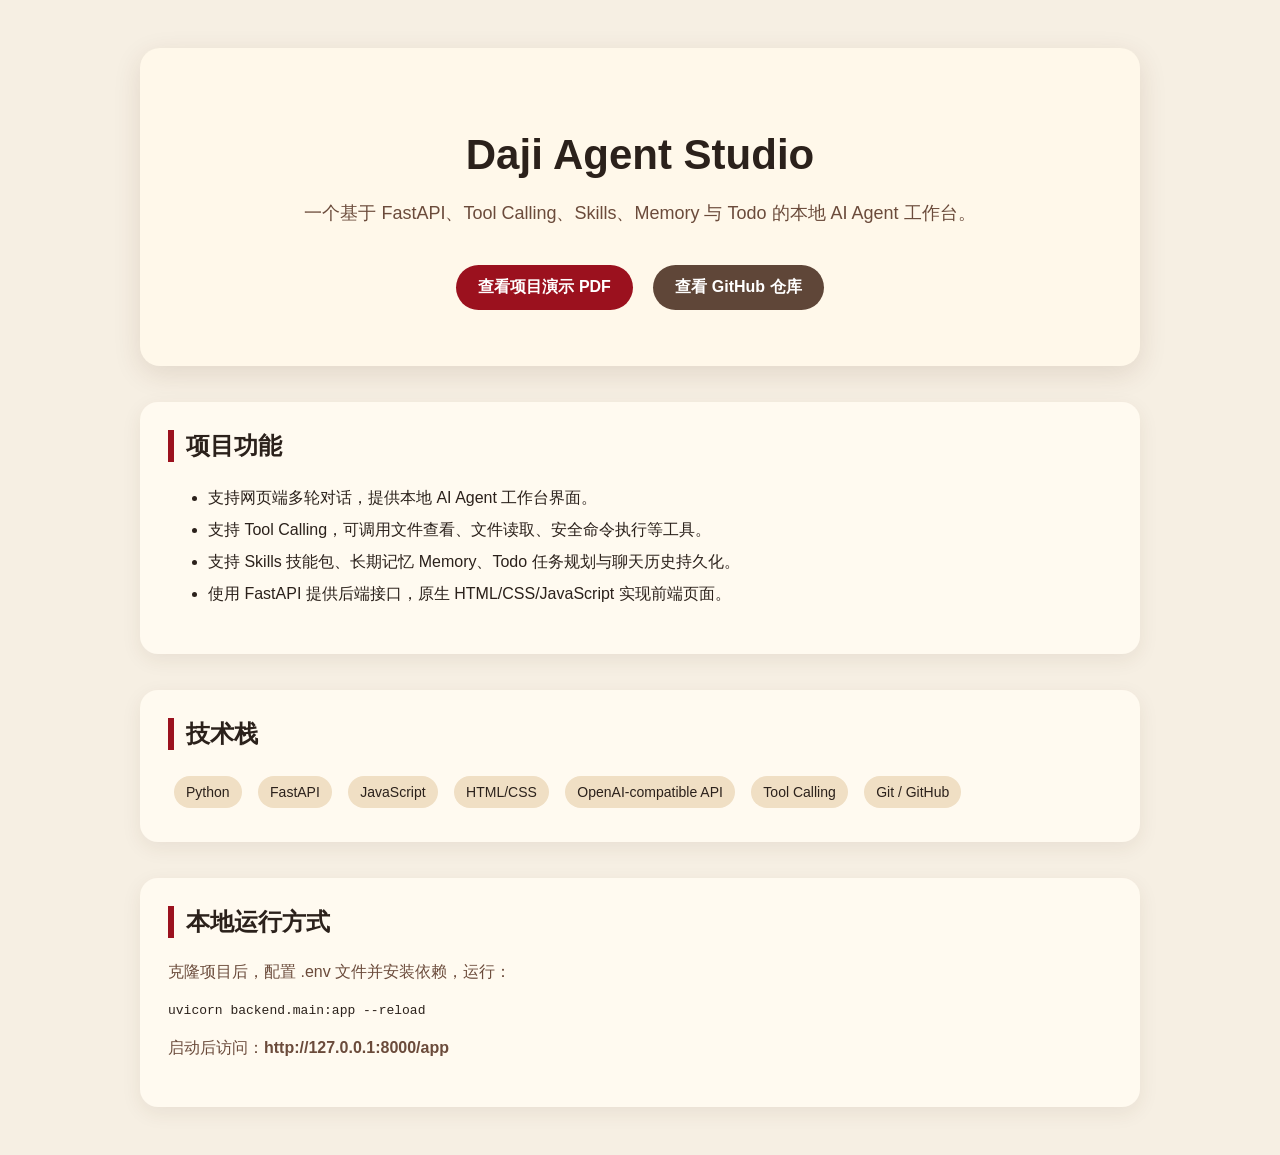
<file: docs/index.html>
<!DOCTYPE html>
<html lang="zh-CN">
<head>
  <meta charset="UTF-8" />
  <meta name="viewport" content="width=device-width, initial-scale=1.0" />
  <title>Daji Agent Studio 项目演示</title>
  <style>
    body {
      margin: 0;
      font-family: "Microsoft YaHei", Arial, sans-serif;
      background: #f6efe3;
      color: #2b211b;
    }
    .container {
      max-width: 1000px;
      margin: 0 auto;
      padding: 48px 24px;
    }
    .hero {
      text-align: center;
      padding: 48px 24px;
      background: #fff8ea;
      border-radius: 20px;
      box-shadow: 0 8px 28px rgba(80, 45, 20, 0.12);
    }
    h1 {
      font-size: 42px;
      margin-bottom: 12px;
    }
    .subtitle {
      font-size: 18px;
      color: #6b4b3b;
      line-height: 1.8;
    }
    .buttons {
      margin-top: 28px;
    }
    .btn {
      display: inline-block;
      margin: 8px;
      padding: 12px 22px;
      border-radius: 999px;
      text-decoration: none;
      font-weight: bold;
      color: white;
      background: #9b111e;
    }
    .btn.secondary {
      background: #5f4638;
    }
    .section {
      margin-top: 36px;
      padding: 28px;
      background: #fffaf0;
      border-radius: 18px;
      box-shadow: 0 6px 20px rgba(80, 45, 20, 0.08);
    }
    h2 {
      margin-top: 0;
      border-left: 6px solid #9b111e;
      padding-left: 12px;
    }
    ul {
      line-height: 2;
    }
    .tag {
      display: inline-block;
      margin: 6px;
      padding: 8px 12px;
      background: #f0dfc4;
      border-radius: 999px;
      font-size: 14px;
    }
    .note {
      color: #6b4b3b;
      line-height: 1.8;
    }
  </style>
</head>
<body>
  <div class="container">
    <section class="hero">
      <h1>Daji Agent Studio</h1>
      <p class="subtitle">
        一个基于 FastAPI、Tool Calling、Skills、Memory 与 Todo 的本地 AI Agent 工作台。
      </p>
      <div class="buttons">
        <a class="btn" href="Daji-Agent-Studio-项目演示.pdf" target="_blank">查看项目演示 PDF</a>
        <a class="btn secondary" href="https://github.com/Lgnis-X/daji-agent-studio" target="_blank">查看 GitHub 仓库</a>
      </div>
    </section>

    <section class="section">
      <h2>项目功能</h2>
      <ul>
        <li>支持网页端多轮对话，提供本地 AI Agent 工作台界面。</li>
        <li>支持 Tool Calling，可调用文件查看、文件读取、安全命令执行等工具。</li>
        <li>支持 Skills 技能包、长期记忆 Memory、Todo 任务规划与聊天历史持久化。</li>
        <li>使用 FastAPI 提供后端接口，原生 HTML/CSS/JavaScript 实现前端页面。</li>
      </ul>
    </section>

    <section class="section">
      <h2>技术栈</h2>
      <div>
        <span class="tag">Python</span>
        <span class="tag">FastAPI</span>
        <span class="tag">JavaScript</span>
        <span class="tag">HTML/CSS</span>
        <span class="tag">OpenAI-compatible API</span>
        <span class="tag">Tool Calling</span>
        <span class="tag">Git / GitHub</span>
      </div>
    </section>

    <section class="section">
      <h2>本地运行方式</h2>
      <p class="note">
        克隆项目后，配置 .env 文件并安装依赖，运行：
      </p>
      <pre>uvicorn backend.main:app --reload</pre>
      <p class="note">
        启动后访问：<strong>http://127.0.0.1:8000/app</strong>
      </p>
    </section>
  </div>
</body>
</html>
</file>
